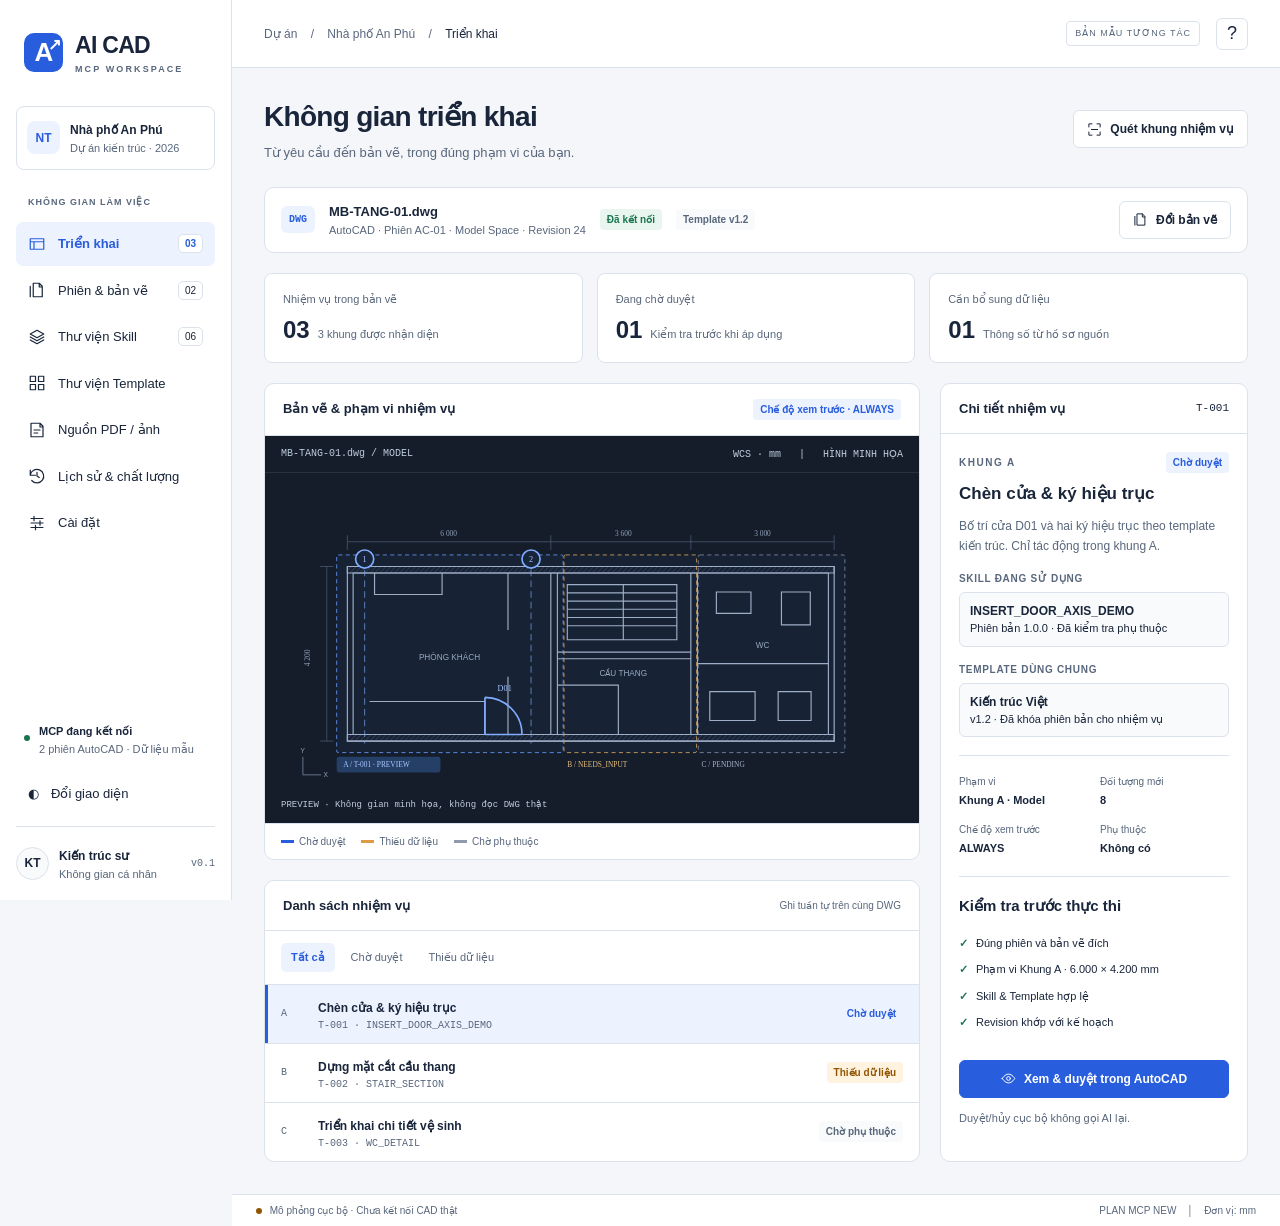
<file: design/prototype/index.html>
<!doctype html>
<html lang="vi">
<head>
  <meta charset="utf-8"><meta name="viewport" content="width=device-width,initial-scale=1">
  <title>AI CAD — Không gian triển khai</title>
  <link rel="stylesheet" href="styles.css">
</head>
<body>
<a class="skip" href="#main">Đến nội dung chính</a>
<div class="app">
  <aside class="sidebar">
    <div class="brand"><span class="brand-mark">A<span>↗</span></span><div>AI CAD<span class="brand-sub">MCP WORKSPACE</span></div></div>
    <div class="project"><span class="project-icon">NT</span><div><strong>Nhà phố An Phú</strong><small>Dự án kiến trúc · 2026</small></div></div>
    <div class="eyebrow nav-label">KHÔNG GIAN LÀM VIỆC</div>
    <nav aria-label="Điều hướng chính" id="nav"></nav>
    <div class="sidebar-bottom"><div class="connection"><span class="dot"></span><div><strong>MCP đang kết nối</strong><small>2 phiên AutoCAD · Dữ liệu mẫu</small></div></div><button class="nav-item" id="theme-toggle">◐ <span>Đổi giao diện</span></button><div class="profile"><span class="avatar">KT</span><div><strong>Kiến trúc sư</strong><small>Không gian cá nhân</small></div><span class="version">v0.1</span></div></div>
  </aside>
  <div class="shell">
    <header class="topbar"><div class="breadcrumb">Dự án <span>/</span> Nhà phố An Phú <span>/</span> <strong id="crumb">Triển khai</strong></div><div class="top-actions"><span class="prototype-tag">BẢN MẪU TƯƠNG TÁC</span><button class="icon-button" id="help" aria-label="Hướng dẫn bản mẫu">?</button></div></header>
    <main id="main" tabindex="-1"></main>
    <footer class="statusbar"><span><span class="dot"></span> Mô phỏng cục bộ · Chưa kết nối CAD thật</span><span>PLAN MCP NEW <span class="separator">│</span> Đơn vị: mm</span></footer>
  </div>
</div>
<dialog id="review" aria-labelledby="review-title"><div class="dialog-head"><div><span class="eyebrow">AUTOCAD PALETTE · MÔ PHỎNG</span><h2 id="review-title">Duyệt thay đổi bản vẽ</h2></div><button class="icon-button" id="close-dialog" aria-label="Đóng hộp thoại">×</button></div><div id="review-content"></div><div class="dialog-actions"><button id="cancel-plan" class="button">Hủy xem trước</button><button id="apply-plan" class="button primary">Duyệt & áp dụng mẫu</button></div></dialog>
<div class="toast" role="status" aria-live="polite" id="toast" hidden></div>
<script src="app.js"></script>
</body></html>
</file>
<file: design/prototype/styles.css>
:root{color-scheme:light;--bg:#f4f6f9;--surface:#fff;--subtle:#f8fafc;--text:#19253a;--muted:#59677c;--line:#dce2eb;--primary:#285ddd;--primary-soft:#edf2ff;--success:#18754f;--success-soft:#e9f6ef;--warning:#935400;--warning-soft:#fff3df;--danger:#b52e3e;--danger-soft:#fff0f2;--canvas:#151d2a;--canvas-text:#bdcbdc;--shadow:0 12px 40px #0b1c3220;--radius:10px;--mono:Consolas,'Courier New',monospace;--font:'Segoe UI',Arial,sans-serif}
*{box-sizing:border-box}body{margin:0;font:14px/1.5 var(--font);background:var(--bg);color:var(--text)}button,input,select,textarea{font:inherit}button,a,select{touch-action:manipulation}button{cursor:pointer;color:inherit}button:disabled{cursor:not-allowed;opacity:.55}button:focus-visible,a:focus-visible,input:focus-visible,select:focus-visible,textarea:focus-visible{outline:3px solid var(--primary);outline-offset:3px}button{transition:background .15s,border-color .15s}a{color:var(--primary)}h1,h2,h3,p{margin:0}h1{font-size:28px;font-weight:650;letter-spacing:-.7px}h2{font-size:19px;font-weight:650}h3{font-size:15px}small{font-size:12px;color:var(--muted)}svg{display:block}.app{display:flex;min-height:100dvh}.sidebar{width:232px;flex-shrink:0;background:var(--surface);border-right:1px solid var(--line);padding:28px 16px 0;display:flex;flex-direction:column;position:sticky;top:0;height:100dvh}.brand{display:flex;align-items:center;gap:12px;font-size:23px;font-weight:700;letter-spacing:-.7px;padding:0 8px}.brand-mark{position:relative;background:var(--primary);color:white;width:39px;height:39px;border-radius:10px;display:grid;place-items:center;font-size:26px}.brand-mark span{font-size:16px;position:absolute;right:3px;top:0}.brand-sub{display:block;font-size:9px;letter-spacing:2.1px;color:var(--muted);font-weight:600;margin-top:0}.project{display:flex;gap:10px;align-items:center;border:1px solid var(--line);border-radius:8px;padding:12px 10px;margin:30px 0 26px}.project-icon,.avatar{display:grid;place-items:center;width:33px;height:33px;border-radius:8px;background:var(--primary-soft);color:var(--primary);font-weight:650;font-size:12px}.project strong{font-size:12px}.project small,.profile small,.connection small{display:block;font-size:11px}.eyebrow{font-size:10px;letter-spacing:1.5px;font-weight:700;color:var(--muted)}.nav-label{font-size:9px;padding:0 12px;margin-bottom:10px;letter-spacing:1px}.nav-item{display:flex;width:100%;align-items:center;gap:12px;background:none;border:0;text-align:left;padding:12px;border-radius:7px;margin:3px 0;font-weight:500;font-size:13px}.nav-item svg{width:18px;height:18px}.nav-item:hover{background:var(--subtle)}.nav-item.active{color:var(--primary);background:var(--primary-soft);font-weight:650}.nav-count{margin-left:auto;font-size:10px;padding:1px 6px;background:var(--surface);border:1px solid var(--line);border-radius:5px}.sidebar-bottom{margin-top:auto;padding-top:32px}.connection{display:flex;gap:9px;align-items:center;padding:12px 8px}.connection strong{font-size:11px}.dot{display:inline-block;width:6px;height:6px;border-radius:50%;background:var(--success);flex-shrink:0}.profile{display:flex;gap:10px;align-items:center;border-top:1px solid var(--line);padding:18px 0;margin-top:10px}.profile strong{font-size:12px}.avatar{background:var(--subtle);color:var(--text);border:1px solid var(--line);border-radius:50%}.version{margin-left:auto;font:10px var(--mono);color:var(--muted)}.shell{min-width:0;flex:1}.topbar{height:68px;display:flex;align-items:center;justify-content:space-between;padding:0 32px;border-bottom:1px solid var(--line);background:var(--surface);gap:12px}.breadcrumb{font-size:12px;color:var(--muted)}.breadcrumb span{margin:0 10px;color:var(--muted)}.breadcrumb strong{font-weight:500;color:var(--text)}.top-actions{display:flex;align-items:center;gap:16px}.prototype-tag{font-size:9px;letter-spacing:1px;color:var(--muted);border:1px solid var(--line);padding:5px 8px;border-radius:4px}.icon-button{border:1px solid var(--line);background:var(--surface);width:32px;height:32px;border-radius:6px;font-size:18px}main{padding:28px 32px 32px;min-height:calc(100dvh - 101px)}.page-heading{display:flex;align-items:center;justify-content:space-between;gap:20px;margin-bottom:24px}.page-heading p{color:var(--muted);font-size:13px;margin-top:5px}.button{display:inline-flex;align-items:center;justify-content:center;gap:8px;border:1px solid var(--line);background:var(--surface);border-radius:6px;padding:9px 13px;font-size:12px;font-weight:600;min-height:38px}.button svg{width:15px;height:15px}.button:hover{background:var(--subtle)}.button.primary{background:var(--primary);border-color:var(--primary);color:white}.button.primary:hover{filter:brightness(.93)}.button.danger{color:var(--danger)}.actions{display:flex;gap:8px;flex-wrap:wrap}.context{display:flex;align-items:center;justify-content:space-between;background:var(--surface);border:1px solid var(--line);border-radius:var(--radius);padding:13px 16px;margin-bottom:20px;gap:12px}.document-context{display:flex;align-items:center;gap:14px;flex-wrap:wrap}.file-icon{background:var(--primary-soft);color:var(--primary);border-radius:6px;padding:8px;font:10px var(--mono);font-weight:bold}.context strong{font-size:13px}.context small{display:block;font-size:11px}.badge{display:inline-flex;gap:5px;align-items:center;padding:3px 7px;border-radius:4px;font-size:10px;font-weight:600;white-space:nowrap;background:var(--subtle);color:var(--muted)}.badge.green{background:var(--success-soft);color:var(--success)}.badge.blue{background:var(--primary-soft);color:var(--primary)}.badge.amber{background:var(--warning-soft);color:var(--warning)}.badge.red{background:var(--danger-soft);color:var(--danger)}.workspace{display:grid;grid-template-columns:minmax(0,1fr) 308px;gap:20px}.panel{background:var(--surface);border:1px solid var(--line);border-radius:var(--radius);overflow:hidden}.panel-header{display:flex;align-items:center;justify-content:space-between;padding:15px 18px;border-bottom:1px solid var(--line);gap:8px}.panel-header h2{font-size:13px}.panel-header small{font-size:10px}.canvas-toolbar{display:flex;align-items:center;justify-content:space-between;color:var(--canvas-text);font:10px var(--mono);padding:12px 16px;background:var(--canvas);border-bottom:1px solid #ffffff16}.canvas{position:relative;background-color:var(--canvas);background-image:radial-gradient(#ffffff15 .7px,transparent .7px);background-size:18px 18px;height:350px;padding:14px}.canvas svg{width:100%;height:100%}.canvas-note{position:absolute;bottom:13px;left:16px;color:var(--canvas-text);font:9px var(--mono)}.canvas-legend{display:flex;align-items:center;gap:16px;color:var(--muted);font-size:10px;padding:10px 16px;border-top:1px solid var(--line);flex-wrap:wrap}.legend-line{display:inline-block;width:13px;height:3px;background:var(--primary);margin-right:5px;vertical-align:middle}.legend-line.orange{background:#df9a46}.legend-line.grey{background:#8e9baa}.task-list{margin-top:20px}.filters{display:flex;gap:6px;padding:12px 16px;border-bottom:1px solid var(--line);flex-wrap:wrap}.filter{background:none;border:0;color:var(--muted);font-size:11px;padding:6px 10px;border-radius:5px}.filter.active{background:var(--primary-soft);color:var(--primary);font-weight:600}.task-row{display:grid;grid-template-columns:27px minmax(0,1fr) auto;align-items:center;gap:10px;padding:12px 16px;border-bottom:1px solid var(--line);cursor:pointer}.task-row:last-child{border-bottom:0}.task-row.selected{background:var(--primary-soft);box-shadow:inset 3px 0 var(--primary)}.task-row:hover{background:var(--subtle)}.task-symbol{font:10px var(--mono);color:var(--muted)}.task-row strong{font-size:12px}.task-row small{display:block;font:10px var(--mono);margin-top:2px}.inspector{padding:18px}.inspector-title{display:flex;align-items:center;justify-content:space-between;margin-bottom:8px}.inspector h2{font-size:17px;line-height:1.45;margin:9px 0}.description{color:var(--muted);font-size:12px;line-height:1.7}.divider{height:1px;background:var(--line);margin:18px 0}.field-label{display:block;font-size:10px;letter-spacing:.7px;color:var(--muted);font-weight:650;margin:15px 0 6px}.field-value{padding:9px 10px;border:1px solid var(--line);border-radius:6px;font-size:11px;background:var(--subtle);overflow-wrap:anywhere}.field-value strong{display:block;font-size:12px}.meta-grid{display:grid;grid-template-columns:1fr 1fr;gap:12px}.meta-grid small{display:block;font-size:10px}.meta-grid strong{font-size:11px;font-weight:600}.checklist{list-style:none;padding:0;margin:12px 0}.checklist li{font-size:11px;padding:5px 0;display:flex;gap:8px}.check{color:var(--success);font-weight:bold}.notice{background:var(--primary-soft);border:1px solid var(--line);border-radius:6px;padding:10px 12px;color:var(--text);font-size:11px;line-height:1.7}.notice.amber{background:var(--warning-soft);color:var(--warning)}.inspector .button{width:100%;margin-top:12px}.stats{display:grid;grid-template-columns:repeat(3,1fr);gap:14px;margin-bottom:20px}.stat{border:1px solid var(--line);border-radius:8px;background:var(--surface);padding:14px 18px}.stat small{font-size:11px}.stat strong{display:block;font-size:24px;font-weight:600;margin-top:3px}.stat strong span{font-size:11px;font-weight:400;color:var(--muted);margin-left:8px}.statusbar{border-top:1px solid var(--line);display:flex;justify-content:space-between;gap:10px;padding:8px 24px;font-size:10px;color:var(--muted);background:var(--surface)}.statusbar .dot{margin-right:5px;background:var(--warning)}.separator{margin:0 8px}.searchbar{display:flex;gap:12px;margin-bottom:20px;flex-wrap:wrap}.searchbar input{max-width:400px;flex:1}.input,select,textarea{border:1px solid var(--line);background:var(--surface);color:var(--text);border-radius:6px;padding:10px 12px;min-height:40px}textarea{width:100%;resize:vertical}.card-grid{display:grid;grid-template-columns:repeat(3,minmax(0,1fr));gap:18px}.library-card{border:1px solid var(--line);background:var(--surface);border-radius:var(--radius);padding:18px}.card-art{height:130px;background:var(--subtle);border:1px solid var(--line);border-radius:6px;margin-bottom:16px;display:grid;place-items:center;color:var(--primary)}.card-art svg{width:110px;height:100px}.library-card h2{font-size:15px;margin:8px 0}.library-card p{font-size:12px;color:var(--muted);min-height:40px;margin-bottom:16px}.card-foot{display:flex;justify-content:space-between;align-items:center;gap:8px;border-top:1px solid var(--line);padding-top:14px}.library-card .button{padding:7px 9px;font-size:11px}.content-stack{display:grid;gap:18px}.session-card{padding:20px}.session-head{display:flex;justify-content:space-between;gap:10px;margin-bottom:20px}.session-card h2{font-size:16px}.document-row{display:flex;align-items:center;justify-content:space-between;gap:16px;padding:14px 0;border-top:1px solid var(--line)}.document-row strong{font-size:13px}.document-row small{display:block}.wide-layout{display:grid;grid-template-columns:minmax(0,1fr) 310px;gap:20px}.upload{border:1px dashed var(--muted);border-radius:8px;padding:45px 20px;text-align:center;background:var(--subtle)}.upload h2{margin:15px 0 6px}.upload p{font-size:12px;color:var(--muted);margin-bottom:20px}.upload input{max-width:100%;font-size:12px}.padded{padding:20px}.timeline{padding:0 22px}.event{display:flex;gap:16px;padding:20px 0;border-bottom:1px solid var(--line)}.event-time{width:54px;flex-shrink:0;font:11px var(--mono);color:var(--muted)}.event h3{font-size:13px;margin-bottom:4px}.event p{font-size:12px;color:var(--muted)}.empty{padding:28px;color:var(--muted);text-align:center}.setting-row{display:flex;align-items:center;justify-content:space-between;gap:20px;padding:18px 0;border-bottom:1px solid var(--line)}.setting-row p{font-size:12px;color:var(--muted);margin-top:4px}dialog{width:min(580px,calc(100% - 32px));padding:0;border:1px solid var(--line);border-radius:12px;background:var(--surface);color:var(--text);box-shadow:var(--shadow)}dialog::backdrop{background:#0b1426a6}.dialog-head{padding:22px;display:flex;justify-content:space-between;gap:14px;border-bottom:1px solid var(--line)}.dialog-head h2{margin-top:6px}.dialog-actions{display:flex;justify-content:flex-end;gap:8px;padding:18px 22px;border-top:1px solid var(--line)}#review-content{padding:20px 22px}.review-item{display:flex;justify-content:space-between;gap:20px;padding:8px 0;font-size:12px}.review-item span{color:var(--muted)}.toast{position:fixed;bottom:45px;right:24px;background:var(--text);color:var(--surface);border-radius:8px;padding:14px 20px;box-shadow:var(--shadow);max-width:min(440px,calc(100% - 32px));z-index:10;font-size:13px}.skip{position:fixed;top:-60px;left:20px;z-index:20;background:var(--surface);padding:10px}.skip:focus{top:10px}.mono{font-family:var(--mono);font-size:11px}.hint{margin-top:12px;font-size:11px;color:var(--muted)}.toggle{accent-color:var(--primary);width:18px;height:18px}.theme-dark{color-scheme:dark;--bg:#111824;--surface:#192333;--subtle:#202d40;--text:#e3eaf5;--muted:#a5b4ca;--line:#39485d;--primary:#95b5ff;--primary-soft:#263653;--success:#8bdbb5;--success-soft:#203e35;--warning:#ffd089;--warning-soft:#443720;--danger:#ffa1af;--danger-soft:#472737}.theme-dark .button.primary,.theme-dark .brand-mark{color:#10203a}.theme-dark .toast{background:#e3eaf5;color:#192333}
@media(min-width:1600px){main{max-width:1600px;margin:auto}.canvas{height:430px}.workspace{grid-template-columns:minmax(0,1fr) 340px}}@media(max-width:1180px){.sidebar{width:202px;padding:24px 10px 0}main{padding:24px 20px}.topbar{padding:0 20px}.workspace{grid-template-columns:minmax(0,1fr) 275px;gap:14px}.card-grid{grid-template-columns:repeat(2,minmax(0,1fr))}.wide-layout{grid-template-columns:1fr}}@media(max-width:900px){.sidebar{width:76px;padding:22px 8px 0}.brand{padding:0 10px}.brand>div,.project,.nav-label,.nav-item span,.connection,.profile,.sidebar-bottom .nav-item{display:none}.brand-mark{flex-shrink:0}.nav-item{justify-content:center;height:44px}.nav-item svg{width:21px;height:21px}.sidebar nav{margin-top:32px}.workspace{grid-template-columns:1fr}.workspace>aside{display:block}.inspector .meta-grid{grid-template-columns:repeat(4,1fr)}.canvas{height:350px}.page-heading{align-items:flex-start}.prototype-tag{display:none}.statusbar{flex-wrap:wrap}}@media(max-width:600px){.sidebar{width:58px;padding:20px 5px}.brand{padding:0 5px}.brand-mark{width:37px;height:37px}.breadcrumb{font-size:10px}.breadcrumb span{margin:0 4px}.breadcrumb strong{display:none}.topbar{height:56px;padding:0 12px}main{padding:20px 12px}h1{font-size:23px}.page-heading{flex-direction:column;gap:12px;margin-bottom:18px}.stats{gap:6px}.stat{padding:10px}.stat strong{font-size:22px}.stat strong span{display:none}.context{align-items:flex-start;flex-direction:column}.card-grid{grid-template-columns:1fr}.inspector .meta-grid{grid-template-columns:1fr 1fr}.canvas{height:290px;padding:4px}.canvas-toolbar{font-size:8px}.task-row{padding:12px 10px;grid-template-columns:18px minmax(0,1fr)}.task-row .badge{grid-column:2;justify-self:start}.session-head,.document-row{align-items:flex-start;flex-direction:column}.statusbar{padding:8px 12px;font-size:9px}.statusbar>span:last-child{display:none}.dialog-actions{flex-wrap:wrap}.setting-row{align-items:flex-start;flex-direction:column}.top-actions{gap:4px}}@media(prefers-reduced-motion:reduce){*{transition:none!important;scroll-behavior:auto!important}}@media(forced-colors:active){.badge,.button,.nav-item.active,.panel{border:1px solid CanvasText}.dot{background:CanvasText}}
</file>
